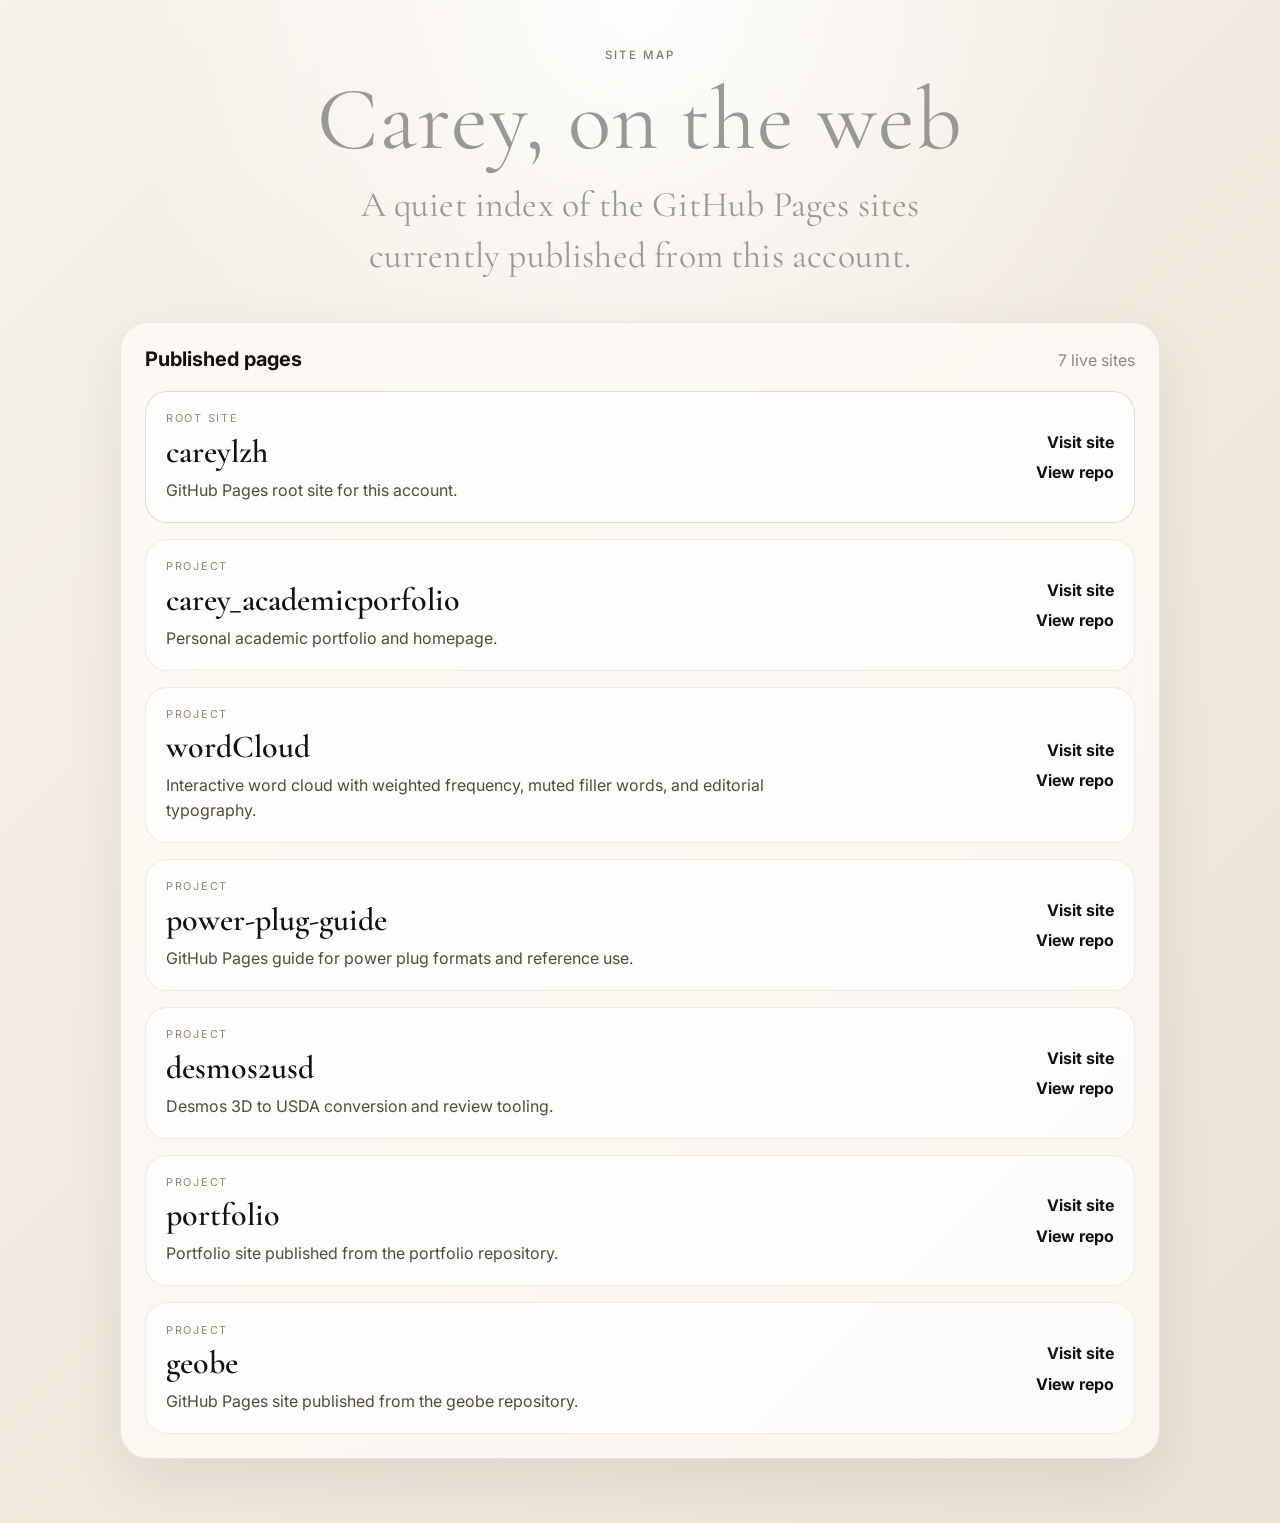
<file: index.html>
<!DOCTYPE html>
<html lang="en">
  <head>
    <meta charset="UTF-8" />
    <meta name="viewport" content="width=device-width, initial-scale=1.0" />
    <title>Carey, on the web</title>
    <link rel="preconnect" href="https://fonts.googleapis.com" />
    <link rel="preconnect" href="https://fonts.gstatic.com" crossorigin />
    <link
      href="https://fonts.googleapis.com/css2?family=Cormorant+Garamond:wght@300;400;600;700&family=Inter:wght@400;500;700&display=swap"
      rel="stylesheet"
    />
    <link rel="stylesheet" href="styles.css" />
  </head>
  <body>
    <main class="page-shell">
      <section class="hero">
        <p class="eyebrow">Site map</p>
        <h1>Carey, on the web</h1>
        <p class="lede">
          A quiet index of the GitHub Pages sites currently published from this account.
        </p>
      </section>

      <section class="panel" aria-labelledby="published-sites">
        <div class="panel-header">
          <h2 id="published-sites">Published pages</h2>
          <p>7 live sites</p>
        </div>

        <div class="site-list">
          <article class="site-card featured">
            <div>
              <p class="site-kicker">Root site</p>
              <h3>careylzh</h3>
              <p class="site-description">
                GitHub Pages root site for this account.
              </p>
            </div>
            <div class="site-links">
              <a href="https://careylzh.github.io/" target="_blank" rel="noreferrer">Visit site</a>
              <a href="https://github.com/careylzh/careylzh" target="_blank" rel="noreferrer">View repo</a>
            </div>
          </article>

          <article class="site-card">
            <div>
              <p class="site-kicker">Project</p>
              <h3>carey_academicporfolio</h3>
              <p class="site-description">
                Personal academic portfolio and homepage.
              </p>
            </div>
            <div class="site-links">
              <a href="https://careylzh.github.io/carey_academicporfolio/" target="_blank" rel="noreferrer">Visit site</a>
              <a href="https://github.com/careylzh/carey_academicporfolio" target="_blank" rel="noreferrer">View repo</a>
            </div>
          </article>

          <article class="site-card">
            <div>
              <p class="site-kicker">Project</p>
              <h3>wordCloud</h3>
              <p class="site-description">
                Interactive word cloud with weighted frequency, muted filler words, and editorial typography.
              </p>
            </div>
            <div class="site-links">
              <a href="https://careylzh.github.io/wordCloud/" target="_blank" rel="noreferrer">Visit site</a>
              <a href="https://github.com/careylzh/wordCloud" target="_blank" rel="noreferrer">View repo</a>
            </div>
          </article>

          <article class="site-card">
            <div>
              <p class="site-kicker">Project</p>
              <h3>power-plug-guide</h3>
              <p class="site-description">
                GitHub Pages guide for power plug formats and reference use.
              </p>
            </div>
            <div class="site-links">
              <a href="https://careylzh.github.io/power-plug-guide/" target="_blank" rel="noreferrer">Visit site</a>
              <a href="https://github.com/careylzh/power-plug-guide" target="_blank" rel="noreferrer">View repo</a>
            </div>
          </article>

          <article class="site-card">
            <div>
              <p class="site-kicker">Project</p>
              <h3>desmos2usd</h3>
              <p class="site-description">
                Desmos 3D to USDA conversion and review tooling.
              </p>
            </div>
            <div class="site-links">
              <a href="https://careylzh.github.io/desmos2usd/" target="_blank" rel="noreferrer">Visit site</a>
              <a href="https://github.com/careylzh/desmos2usd" target="_blank" rel="noreferrer">View repo</a>
            </div>
          </article>

          <article class="site-card">
            <div>
              <p class="site-kicker">Project</p>
              <h3>portfolio</h3>
              <p class="site-description">
                Portfolio site published from the portfolio repository.
              </p>
            </div>
            <div class="site-links">
              <a href="https://careylzh.github.io/portfolio/" target="_blank" rel="noreferrer">Visit site</a>
              <a href="https://github.com/careylzh/portfolio" target="_blank" rel="noreferrer">View repo</a>
            </div>
          </article>

          <article class="site-card">
            <div>
              <p class="site-kicker">Project</p>
              <h3>geobe</h3>
              <p class="site-description">
                GitHub Pages site published from the geobe repository.
              </p>
            </div>
            <div class="site-links">
              <a href="https://careylzh.github.io/geobe/" target="_blank" rel="noreferrer">Visit site</a>
              <a href="https://github.com/careylzh/geobe" target="_blank" rel="noreferrer">View repo</a>
            </div>
          </article>
        </div>
      </section>
    </main>
  </body>
</html>
</file>
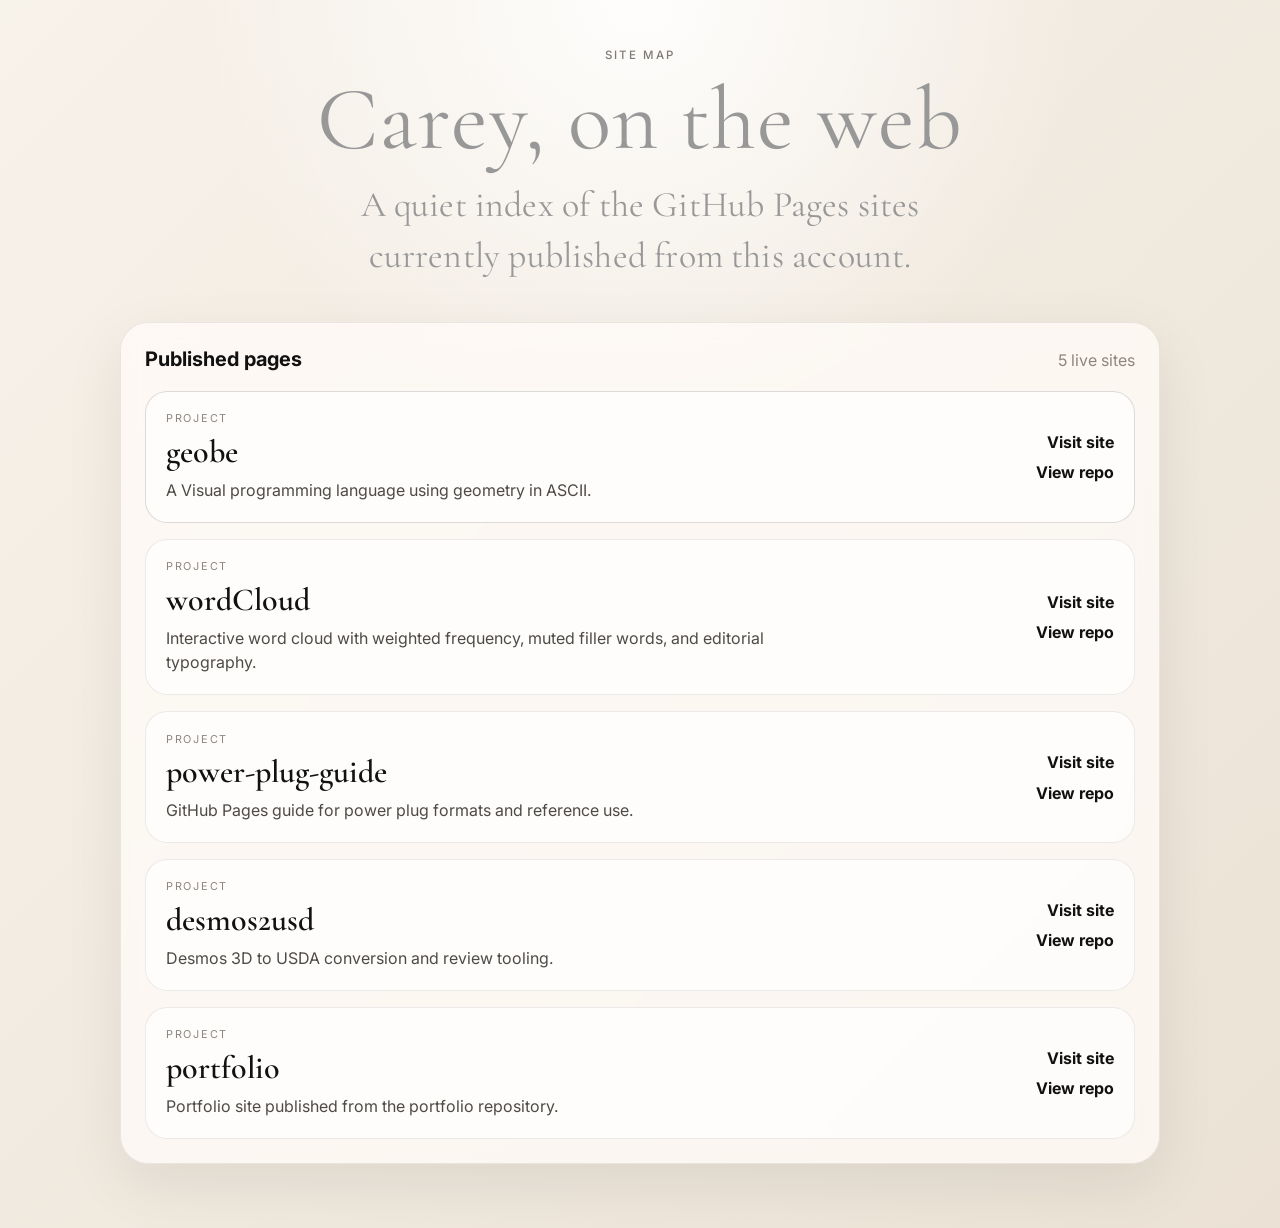
<file: sitemap/index.html>
<!DOCTYPE html>
<html lang="en">
  <head>
    <meta charset="UTF-8" />
    <meta name="viewport" content="width=device-width, initial-scale=1.0" />
    <title>Carey, on the web</title>
    <link rel="preconnect" href="https://fonts.googleapis.com" />
    <link rel="preconnect" href="https://fonts.gstatic.com" crossorigin />
    <link
      href="https://fonts.googleapis.com/css2?family=Cormorant+Garamond:wght@300;400;600;700&family=Inter:wght@400;500;700&display=swap"
      rel="stylesheet"
    />
    <link rel="stylesheet" href="styles.css" />
  </head>
  <body>
    <main class="page-shell">
      <section class="hero">
        <p class="eyebrow">Site map</p>
        <h1>Carey, on the web</h1>
        <p class="lede">
          A quiet index of the GitHub Pages sites currently published from this account.
        </p>
      </section>

      <section class="panel" aria-labelledby="published-sites">
        <div class="panel-header">
          <h2 id="published-sites">Published pages</h2>
          <p>5 live sites</p>
        </div>

        <div class="site-list">
          <article class="site-card featured">
            <div>
              <p class="site-kicker">Project</p>
              <h3>geobe</h3>
              <p class="site-description">
                A Visual programming language using geometry in ASCII. 
              </p>
            </div>
            <div class="site-links">
              <a href="https://careylzh.github.io/geobe/" target="_blank" rel="noreferrer">Visit site</a>
              <a href="https://github.com/careylzh/geobe" target="_blank" rel="noreferrer">View repo</a>
            </div>
          </article>

          <article class="site-card">
            <div>
              <p class="site-kicker">Project</p>
              <h3>wordCloud</h3>
              <p class="site-description">
                Interactive word cloud with weighted frequency, muted filler words, and editorial typography.
              </p>
            </div>
            <div class="site-links">
              <a href="https://careylzh.github.io/wordCloud/" target="_blank" rel="noreferrer">Visit site</a>
              <a href="https://github.com/careylzh/wordCloud" target="_blank" rel="noreferrer">View repo</a>
            </div>
          </article>

          <article class="site-card">
            <div>
              <p class="site-kicker">Project</p>
              <h3>power-plug-guide</h3>
              <p class="site-description">
                GitHub Pages guide for power plug formats and reference use.
              </p>
            </div>
            <div class="site-links">
              <a href="https://careylzh.github.io/power-plug-guide/" target="_blank" rel="noreferrer">Visit site</a>
              <a href="https://github.com/careylzh/power-plug-guide" target="_blank" rel="noreferrer">View repo</a>
            </div>
          </article>

          <article class="site-card">
            <div>
              <p class="site-kicker">Project</p>
              <h3>desmos2usd</h3>
              <p class="site-description">
                Desmos 3D to USDA conversion and review tooling.
              </p>
            </div>
            <div class="site-links">
              <a href="https://careylzh.github.io/desmos2usd/" target="_blank" rel="noreferrer">Visit site</a>
              <a href="https://github.com/careylzh/desmos2usd" target="_blank" rel="noreferrer">View repo</a>
            </div>
          </article>

          <article class="site-card">
            <div>
              <p class="site-kicker">Project</p>
              <h3>portfolio</h3>
              <p class="site-description">
                Portfolio site published from the portfolio repository.
              </p>
            </div>
            <div class="site-links">
              <a href="https://careylzh.github.io/portfolio/" target="_blank" rel="noreferrer">Visit site</a>
              <a href="https://github.com/careylzh/portfolio" target="_blank" rel="noreferrer">View repo</a>
            </div>
          </article>
        </div>
      </section>
    </main>
  </body>
</html>
</file>
<file: styles.css>
:root {
  --bg: #f5efe6;
  --panel: rgba(255, 252, 247, 0.76);
  --border: rgba(17, 17, 17, 0.08);
  --text: #111111;
  --muted: #8d867f;
  --soft-text: #989898;
  --shadow: 0 20px 60px rgba(17, 17, 17, 0.08);
  --sans: "Inter", "Helvetica Neue", Arial, sans-serif;
  --serif: "Cormorant Garamond", "EB Garamond", "Libre Baskerville", serif;
}

* {
  box-sizing: border-box;
}

body {
  margin: 0;
  min-height: 100vh;
  font-family: var(--sans);
  background:
    radial-gradient(circle at top, rgba(255, 255, 255, 0.92), transparent 32%),
    linear-gradient(135deg, #f7f2ea 0%, #ebe2d5 100%);
  color: var(--text);
}

.page-shell {
  width: min(1040px, calc(100vw - 2rem));
  margin: 0 auto;
  padding: 3rem 0 4rem;
}

.hero {
  text-align: center;
  margin-bottom: 2.5rem;
}

.eyebrow {
  margin: 0 0 0.8rem;
  letter-spacing: 0.18em;
  text-transform: uppercase;
  font-size: 0.72rem;
  color: #7f7a75;
  font-weight: 500;
}

.hero h1 {
  margin: 0;
  font-family: var(--serif);
  font-size: clamp(3rem, 7vw, 5.8rem);
  font-weight: 400;
  line-height: 1;
  letter-spacing: 0.01em;
  color: var(--soft-text);
}

.lede {
  width: min(38rem, 100%);
  margin: 1rem auto 0;
  font-family: var(--serif);
  font-size: clamp(1.4rem, 2.8vw, 2.4rem);
  font-weight: 400;
  line-height: 1.42;
  letter-spacing: 0.005em;
  color: var(--soft-text);
}

.panel {
  background: var(--panel);
  backdrop-filter: blur(12px);
  border: 1px solid var(--border);
  border-radius: 28px;
  box-shadow: var(--shadow);
  padding: 1.5rem;
}

.panel-header {
  display: flex;
  justify-content: space-between;
  gap: 1rem;
  align-items: baseline;
  margin-bottom: 1.25rem;
}

.panel-header h2 {
  margin: 0;
  font-size: 1.25rem;
}

.panel-header p {
  margin: 0;
  color: var(--muted);
}

.site-list {
  display: grid;
  gap: 1rem;
}

.site-card {
  display: flex;
  justify-content: space-between;
  gap: 1.25rem;
  padding: 1.2rem 1.25rem;
  border-radius: 22px;
  border: 1px solid rgba(17, 17, 17, 0.08);
  background: rgba(255, 255, 255, 0.7);
}

.site-card.featured {
  border-color: rgba(17, 17, 17, 0.14);
}

.site-kicker {
  margin: 0 0 0.4rem;
  text-transform: uppercase;
  letter-spacing: 0.16em;
  font-size: 0.68rem;
  color: var(--muted);
}

.site-card h3 {
  margin: 0;
  font-family: var(--serif);
  font-size: 2rem;
  font-weight: 600;
}

.site-description {
  margin: 0.45rem 0 0;
  max-width: 40rem;
  color: #4e4a46;
  line-height: 1.55;
}

.site-links {
  display: flex;
  flex-direction: column;
  align-items: flex-end;
  justify-content: center;
  gap: 0.65rem;
  min-width: 10rem;
}

.site-links a {
  color: #111111;
  text-decoration: none;
  font-weight: 700;
}

.site-links a:hover {
  color: #5a534d;
}

@media (max-width: 720px) {
  .page-shell {
    width: min(100vw - 1rem, 1040px);
    padding-top: 1.5rem;
  }

  .panel-header,
  .site-card {
    flex-direction: column;
  }

  .site-links {
    align-items: flex-start;
    min-width: auto;
  }
}
</file>
<file: sitemap/styles.css>
:root {
  --bg: #f5efe6;
  --panel: rgba(255, 252, 247, 0.76);
  --border: rgba(17, 17, 17, 0.08);
  --text: #111111;
  --muted: #8d867f;
  --soft-text: #989898;
  --shadow: 0 20px 60px rgba(17, 17, 17, 0.08);
  --sans: "Inter", "Helvetica Neue", Arial, sans-serif;
  --serif: "Cormorant Garamond", "EB Garamond", "Libre Baskerville", serif;
}

* {
  box-sizing: border-box;
}

body {
  margin: 0;
  min-height: 100vh;
  font-family: var(--sans);
  background:
    radial-gradient(circle at top, rgba(255, 255, 255, 0.92), transparent 32%),
    linear-gradient(135deg, #f7f2ea 0%, #ebe2d5 100%);
  color: var(--text);
}

.page-shell {
  width: min(1040px, calc(100vw - 2rem));
  margin: 0 auto;
  padding: 3rem 0 4rem;
}

.hero {
  text-align: center;
  margin-bottom: 2.5rem;
}

.eyebrow {
  margin: 0 0 0.8rem;
  letter-spacing: 0.18em;
  text-transform: uppercase;
  font-size: 0.72rem;
  color: #7f7a75;
  font-weight: 500;
}

.hero h1 {
  margin: 0;
  font-family: var(--serif);
  font-size: clamp(3rem, 7vw, 5.8rem);
  font-weight: 400;
  line-height: 1;
  letter-spacing: 0.01em;
  color: var(--soft-text);
}

.lede {
  width: min(38rem, 100%);
  margin: 1rem auto 0;
  font-family: var(--serif);
  font-size: clamp(1.4rem, 2.8vw, 2.4rem);
  font-weight: 400;
  line-height: 1.42;
  letter-spacing: 0.005em;
  color: var(--soft-text);
}

.panel {
  background: var(--panel);
  backdrop-filter: blur(12px);
  border: 1px solid var(--border);
  border-radius: 28px;
  box-shadow: var(--shadow);
  padding: 1.5rem;
}

.panel-header {
  display: flex;
  justify-content: space-between;
  gap: 1rem;
  align-items: baseline;
  margin-bottom: 1.25rem;
}

.panel-header h2 {
  margin: 0;
  font-size: 1.25rem;
}

.panel-header p {
  margin: 0;
  color: var(--muted);
}

.site-list {
  display: grid;
  gap: 1rem;
}

.site-card {
  display: flex;
  justify-content: space-between;
  gap: 1.25rem;
  padding: 1.2rem 1.25rem;
  border-radius: 22px;
  border: 1px solid rgba(17, 17, 17, 0.08);
  background: rgba(255, 255, 255, 0.7);
}

.site-card.featured {
  border-color: rgba(17, 17, 17, 0.14);
}

.site-kicker {
  margin: 0 0 0.4rem;
  text-transform: uppercase;
  letter-spacing: 0.16em;
  font-size: 0.68rem;
  color: var(--muted);
}

.site-card h3 {
  margin: 0;
  font-family: var(--serif);
  font-size: 2rem;
  font-weight: 600;
}

.site-description {
  margin: 0.45rem 0 0;
  max-width: 40rem;
  color: #4e4a46;
  line-height: 1.55;
}

.site-links {
  display: flex;
  flex-direction: column;
  align-items: flex-end;
  justify-content: center;
  gap: 0.65rem;
  min-width: 10rem;
}

.site-links a {
  color: #111111;
  text-decoration: none;
  font-weight: 700;
}

.site-links a:hover {
  color: #5a534d;
}

@media (max-width: 720px) {
  .page-shell {
    width: min(100vw - 1rem, 1040px);
    padding-top: 1.5rem;
  }

  .panel-header,
  .site-card {
    flex-direction: column;
  }

  .site-links {
    align-items: flex-start;
    min-width: auto;
  }
}
</file>
